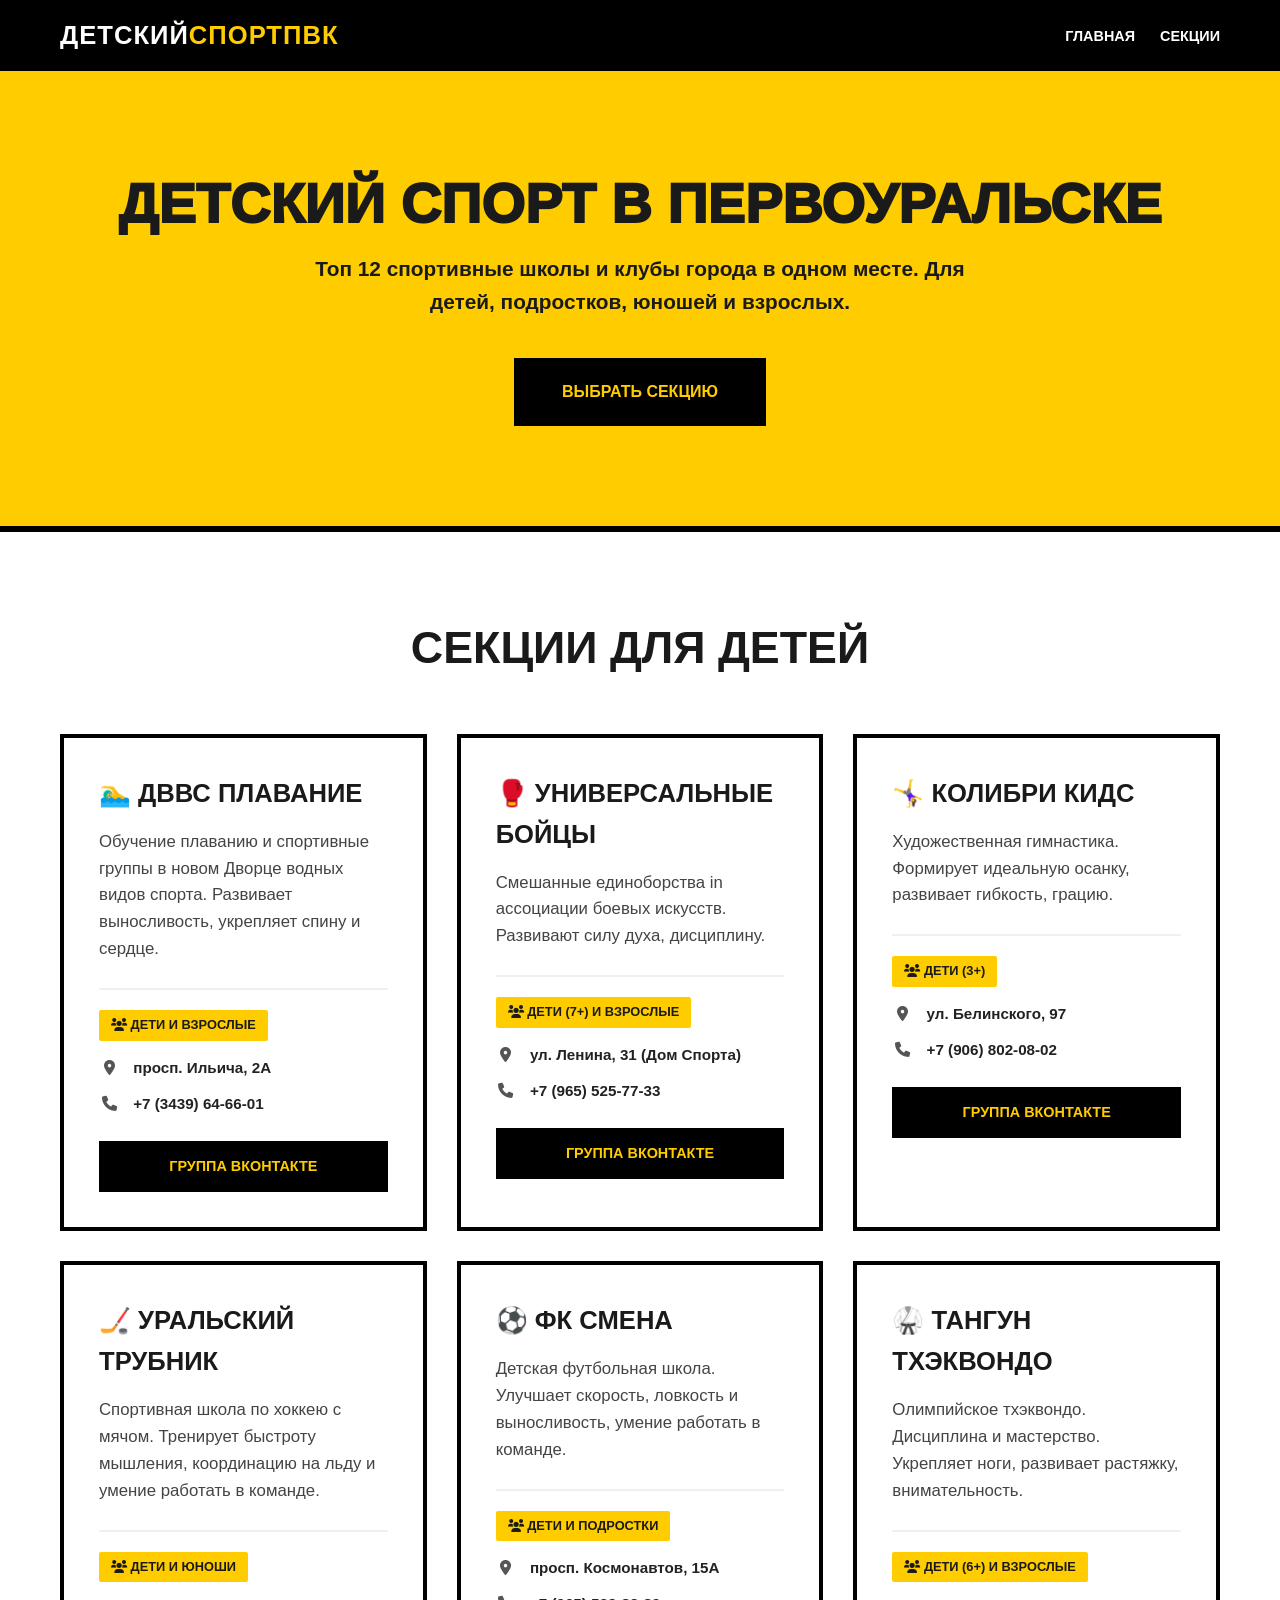
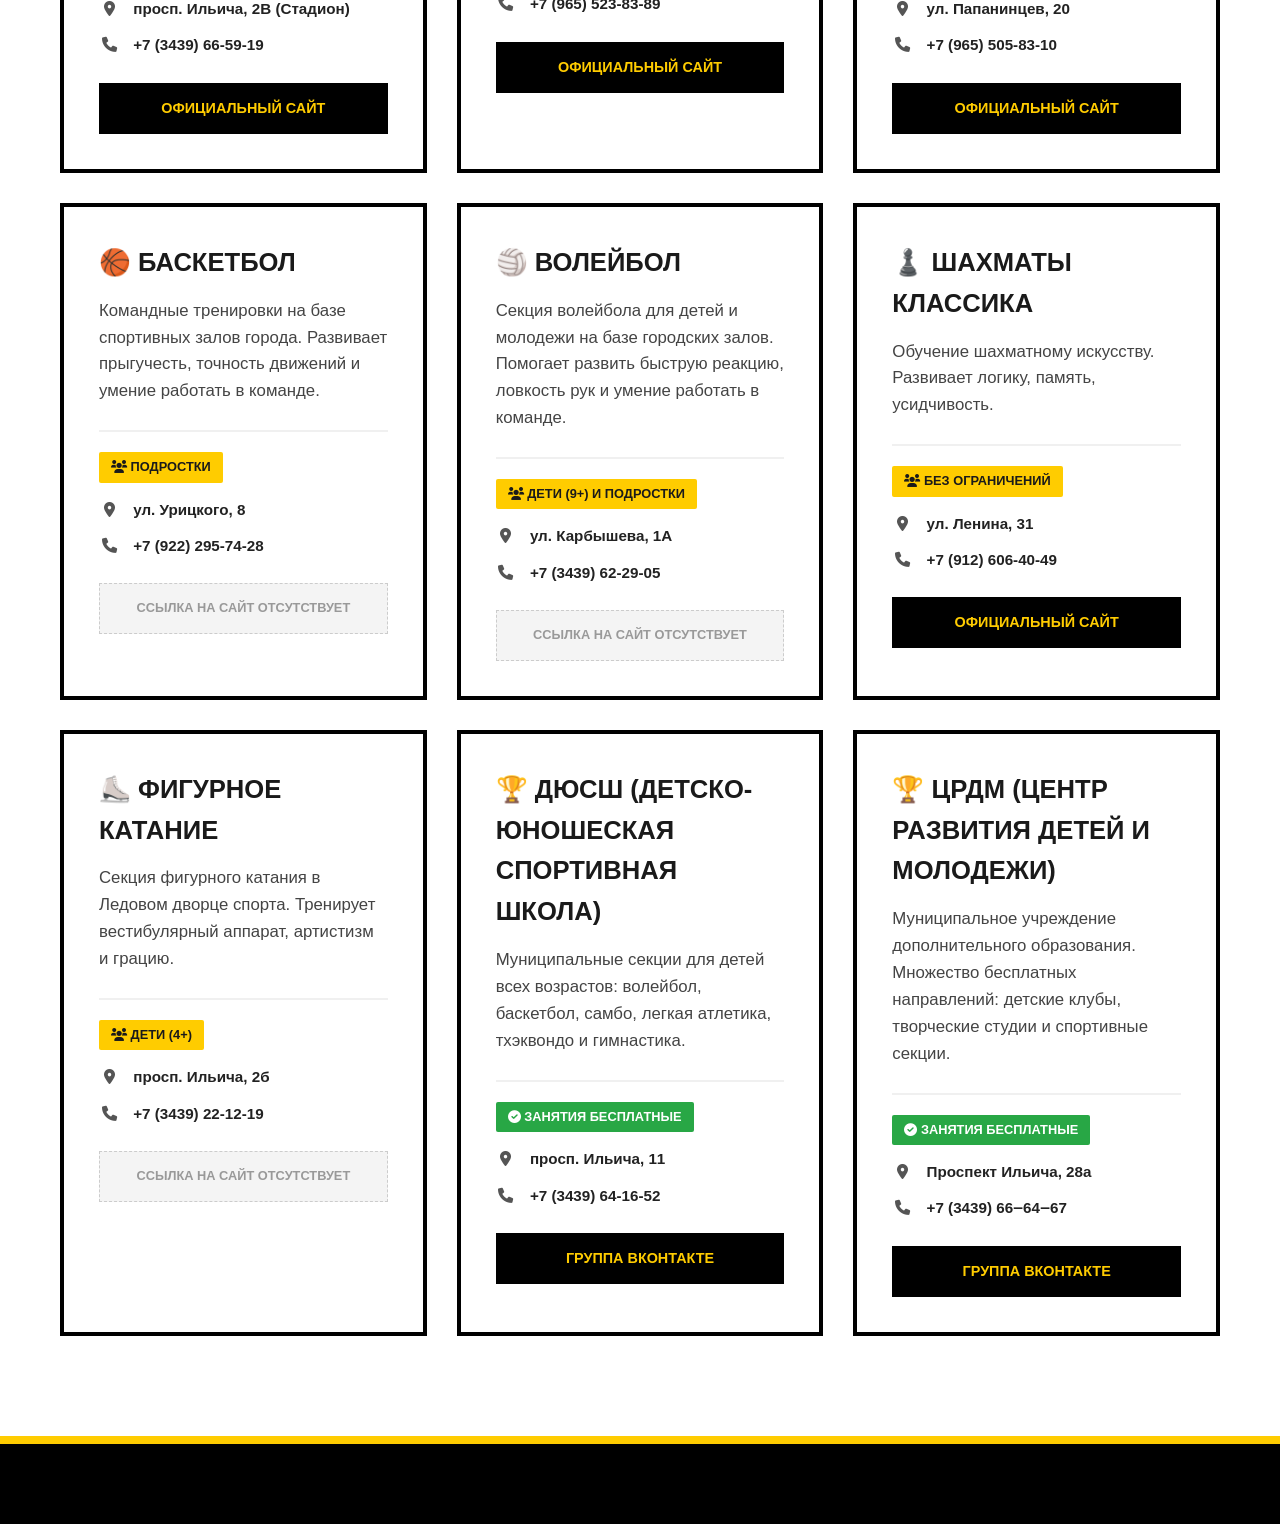
<file: index.html>
<!DOCTYPE html>
<html lang="ru">
<head>
    <meta charset="UTF-8">
    <meta name="viewport" content="width=device-width, initial-scale=1.0">
    <title>Детский спорт ПВК — Секции и клубы</title>
    <link rel="stylesheet" href="https://cdnjs.cloudflare.com/ajax/libs/font-awesome/6.0.0/css/all.min.css">
    <link rel="stylesheet" href="style.css">
</head>
<body>

    <header>
        <nav class="container">
            <div class="logo">Детский<span>СпортПВК</span></div>
            <ul>
                <li><a href="#home">Главная</a></li>
                <li><a href="#sections">Секции</a></li>
            </ul>
        </nav>
    </header>

    <main>
        <section id="home" class="hero">
            <div class="container">
                <h1>Детский спорт в Первоуральске</h1>
                <p>Топ 12 спортивные школы и клубы города в одном месте. Для детей, подростков, юношей и взрослых.</p>
                <a href="#sections" class="btn">Выбрать секцию</a>
            </div>
        </section>

        <section id="sections" class="container">
            <h2 class="section-title">Секции для детей</h2>
            
            <div class="grid-container">

                <div class="section-card">
                    <div class="card-content">
                        <h3>🏊‍♂️ ДВВС плавание</h3>
                        <p>Обучение плаванию и спортивные группы в новом Дворце водных видов спорта. Развивает выносливость, укрепляет спину и сердце.</p>
                        <div class="card-meta">
                            <span class="group"><i class="fas fa-users"></i> Дети и Взрослые</span>
                            <span class="address"><i class="fas fa-map-marker-alt"></i> просп. Ильича, 2А</span>
                            <span class="phone"><i class="fas fa-phone"></i> +7 (3439) 64-66-01</span>
                        </div>
                        <a href="https://vk.com/dvvs66" target="_blank" class="site-link">Группа ВКонтакте</a>
                    </div>
                </div>

                <div class="section-card">
                    <div class="card-content">
                        <h3>🥊 Универсальные бойцы</h3>
                        <p>Смешанные единоборства in ассоциации боевых искусств. Развивают силу духа, дисциплину.</p>
                        <div class="card-meta">
                            <span class="group"><i class="fas fa-users"></i> Дети (7+) и Взрослые</span>
                            <span class="address"><i class="fas fa-map-marker-alt"></i> ул. Ленина, 31 (Дом Спорта)</span>
                            <span class="phone"><i class="fas fa-phone"></i> +7 (965) 525-77-33</span>
                        </div>
                        <a href="https://vk.com/uniboets" target="_blank" class="site-link">Группа ВКонтакте</a>
                    </div>
                </div>

                <div class="section-card">
                    <div class="card-content">
                        <h3>🤸‍♀️ Колибри Кидс</h3>
                        <p>Художественная гимнастика. Формирует идеальную осанку, развивает гибкость, грацию.</p>
                        <div class="card-meta">
                            <span class="group"><i class="fas fa-users"></i> Дети (3+)</span>
                            <span class="address"><i class="fas fa-map-marker-alt"></i> ул. Белинского, 97</span>
                            <span class="phone"><i class="fas fa-phone"></i> +7 (906) 802-08-02</span>
                        </div>
                        <a href="https://vk.com/colibri_kids_gym" target="_blank" class="site-link">Группа ВКонтакте</a>
                    </div>
                </div>

                <div class="section-card">
                    <div class="card-content">
                        <h3>🏒 Уральский Трубник</h3>
                        <p>Спортивная школа по хоккею с мячом. Тренирует быстроту мышления, координацию на льду и умение работать в команде.</p>
                        <div class="card-meta">
                            <span class="group"><i class="fas fa-users"></i> Дети и Юноши</span>
                            <span class="address"><i class="fas fa-map-marker-alt"></i> просп. Ильича, 2В (Стадион)</span>
                            <span class="phone"><i class="fas fa-phone"></i> +7 (3439) 66-59-19</span>
                        </div>
                        <a href="https://ska-trubnik.info/school_recruiting" target="_blank" class="site-link">Официальный сайт</a>
                    </div>
                </div>

                <div class="section-card">
                    <div class="card-content">
                        <h3>⚽ ФК Смена</h3>
                        <p>Детская футбольная школа. Улучшает скорость, ловкость и выносливость, умение работать в команде.</p>
                        <div class="card-meta">
                            <span class="group"><i class="fas fa-users"></i> Дети и Подростки</span>
                            <span class="address"><i class="fas fa-map-marker-alt"></i> просп. Космонавтов, 15А</span>
                            <span class="phone"><i class="fas fa-phone"></i> +7 (965) 523-83-89</span>
                        </div>
                        <a href="https://fsh-smena.ru/" target="_blank" class="site-link">Официальный сайт</a>
                    </div>
                </div>

                <div class="section-card">
                    <div class="card-content">
                        <h3>🥋 Тангун Тхэквондо</h3>
                        <p>Олимпийское тхэквондо. Дисциплина и мастерство. Укрепляет ноги, развивает растяжку, внимательность.</p>
                        <div class="card-meta">
                            <span class="group"><i class="fas fa-users"></i> Дети (6+) и Взрослые</span>
                            <span class="address"><i class="fas fa-map-marker-alt"></i> ул. Папанинцев, 20</span>
                            <span class="phone"><i class="fas fa-phone"></i> +7 (965) 505-83-10</span>
                        </div>
                        <a href="http://tangun.pervouralsk.ru" target="_blank" class="site-link">Официальный сайт</a>
                    </div>
                </div>

                <div class="section-card">
                    <div class="card-content">
                        <h3>🏀 Баскетбол</h3>
                        <p>Командные тренировки на базе спортивных залов города. Развивает прыгучесть, точность движений и умение работать в команде.</p>
                        <div class="card-meta">
                            <span class="group"><i class="fas fa-users"></i> Подростки</span>
                            <span class="address"><i class="fas fa-map-marker-alt"></i> ул. Урицкого, 8</span>
                            <span class="phone"><i class="fas fa-phone"></i> +7 (922) 295-74-28</span>
                        </div>
                        <span class="no-link">Ссылка на сайт отсутствует</span>
                    </div>
                </div>

                <div class="section-card">
                    <div class="card-content">
                        <h3>🏐 Волейбол</h3>
                        <p>Секция волейбола для детей и молодежи на базе городских залов. Помогает развить быструю реакцию, ловкость рук и умение работать в команде.</p>
                        <div class="card-meta">
                            <span class="group"><i class="fas fa-users"></i> Дети (9+) и Подростки</span>
                            <span class="address"><i class="fas fa-map-marker-alt"></i> ул. Карбышева, 1А</span>
                            <span class="phone"><i class="fas fa-phone"></i> +7 (3439) 62-29-05</span>
                        </div>
                        <span class="no-link">Ссылка на сайт отсутствует</span>
                    </div>
                </div>

                <div class="section-card">
                    <div class="card-content">
                        <h3>♟️ Шахматы Классика</h3>
                        <p>Обучение шахматному искусству. Развивает логику, память, усидчивость.</p>
                        <div class="card-meta">
                            <span class="group"><i class="fas fa-users"></i> Без ограничений</span>
                            <span class="address"><i class="fas fa-map-marker-alt"></i> ул. Ленина, 31</span>
                            <span class="phone"><i class="fas fa-phone"></i> +7 (912) 606-40-49</span>
                        </div>
                        <a href="https://shk-classika.ru/" target="_blank" class="site-link">Официальный сайт</a>
                    </div>
                </div>

                <div class="section-card">
                    <div class="card-content">
                        <h3>⛸️ Фигурное катание</h3>
                        <p>Секция фигурного катания в Ледовом дворце спорта. Тренирует вестибулярный аппарат, артистизм и грацию.</p>
                        <div class="card-meta">
                            <span class="group"><i class="fas fa-users"></i> Дети (4+)</span>
                            <span class="address"><i class="fas fa-map-marker-alt"></i> просп. Ильича, 2б</span>
                            <span class="phone"><i class="fas fa-phone"></i> +7 (3439) 22-12-19</span>
                        </div>
                        <span class="no-link">Ссылка на сайт отсутствует</span>
                    </div>
                </div>

                <div class="section-card">
                    <div class="card-content">
                        <h3>🏆 ДЮСШ (детско-юношеская спортивная школа)</h3>
                        <p>Муниципальные секции для детей всех возрастов: волейбол, баскетбол, самбо, легкая атлетика, тхэквондо и гимнастика.</p>
                        <div class="card-meta">
                            <span class="group" style="background-color: #28a745; color: white;"><i class="fas fa-check-circle"></i> Занятия бесплатные</span>
                            <span class="address"><i class="fas fa-map-marker-alt"></i> просп. Ильича, 11</span>
                            <span class="phone"><i class="fas fa-phone"></i> +7 (3439) 64-16-52</span>
                        </div>
                        <a href="https://vk.com/club193832653" target="_blank" class="site-link">Группа ВКонтакте</a>
                    </div>
                </div>

                <div class="section-card">
                    <div class="card-content">
                        <h3>🏆 ЦРДМ (Центр развития детей и молодежи)</h3>
                        <p>Муниципальное учреждение дополнительного образования. Множество бесплатных направлений: детские клубы, творческие студии и спортивные секции.</p>
                        <div class="card-meta">
                            <span class="group" style="background-color: #28a745; color: white;"><i class="fas fa-check-circle"></i> Занятия бесплатные</span>
                            <span class="address"><i class="fas fa-map-marker-alt"></i> Проспект Ильича, 28а</span>
                            <span class="phone"><i class="fas fa-phone"></i> +7 (3439) 66‒64‒67</span>
                        </div>
                        <a href="https://vk.com/perv.crdm?ysclid=mp6viuew59327937384" target="_blank" class="site-link">Группа ВКонтакте</a>
                    </div>
                 </div>

            </div>
        </section>
    </main>

    <footer>
        <div class="container">
        </div>
    </footer>

</body>
</html>
</file>
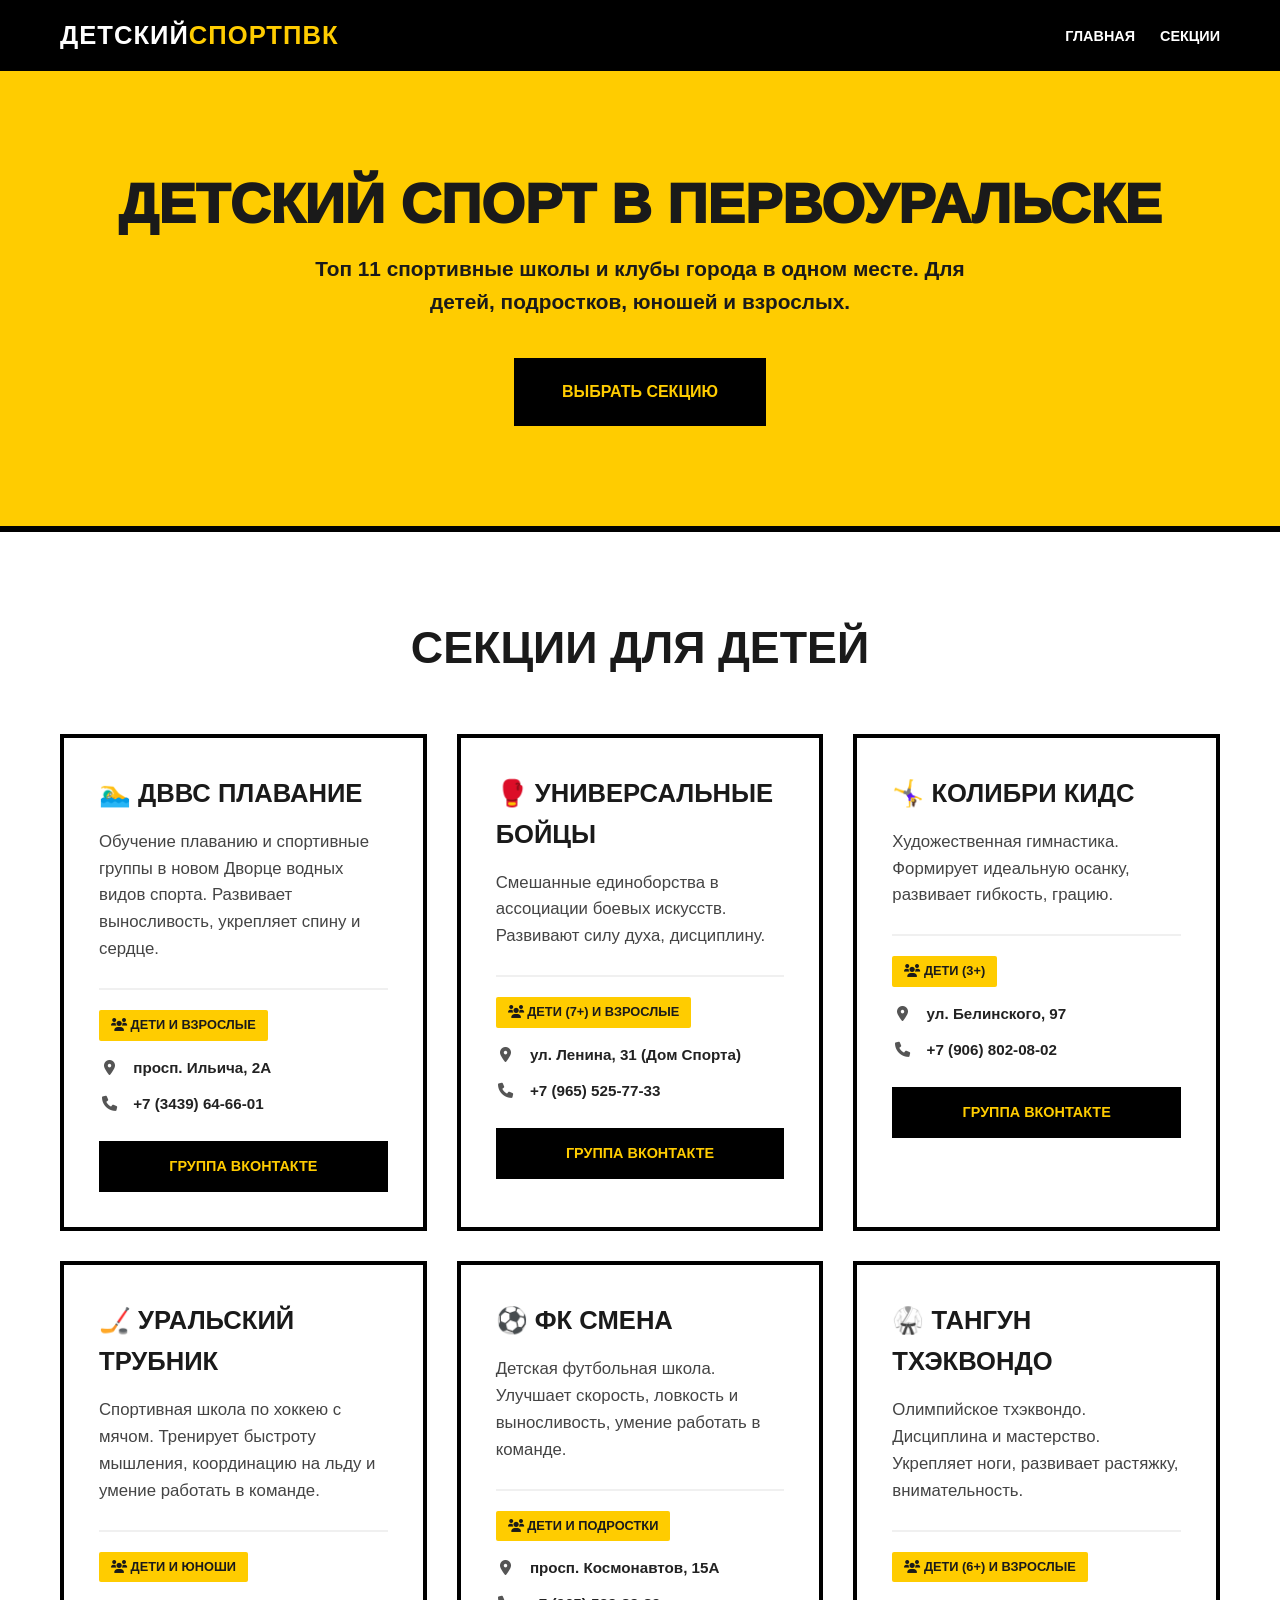
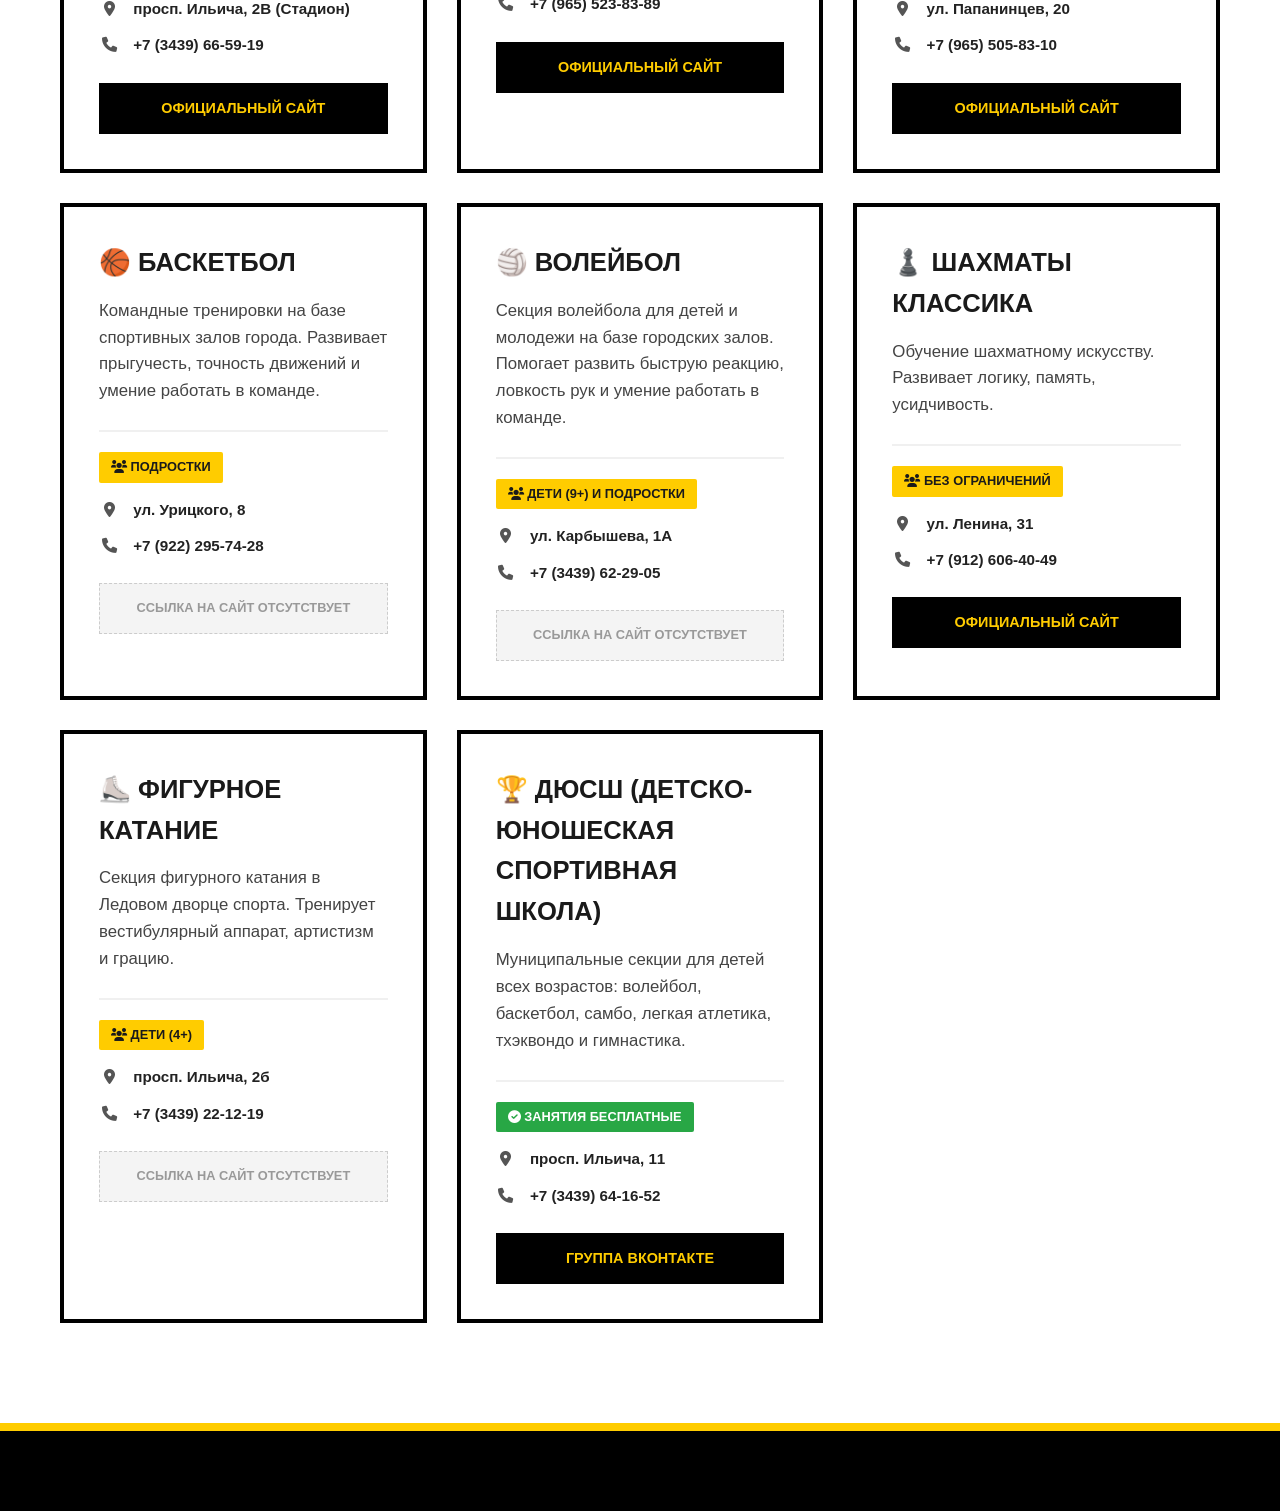
<file: index.html.html>
<!DOCTYPE html>
<html lang="ru">
<head>
    <meta charset="UTF-8">
    <meta name="viewport" content="width=device-width, initial-scale=1.0">
    <title>Детский спорт ПВК — Секции и клубы</title>
    <link rel="stylesheet" href="https://cdnjs.cloudflare.com/ajax/libs/font-awesome/6.0.0/css/all.min.css">
    <link rel="stylesheet" href="style.css">
</head>
<body>

    <header>
        <nav class="container">
            <div class="logo">Детский<span>СпортПВК</span></div>
            <ul>
                <li><a href="#home">Главная</a></li>
                <li><a href="#sections">Секции</a></li>
            </ul>
        </nav>
    </header>

    <main>
        <section id="home" class="hero">
            <div class="container">
                <h1>Детский спорт в Первоуральске</h1>
                <p>Топ 11 спортивные школы и клубы города в одном месте. Для детей, подростков, юношей и взрослых.</p>
                <a href="#sections" class="btn">Выбрать секцию</a>
            </div>
        </section>

        <section id="sections" class="container">
            <h2 class="section-title">Секции для детей</h2>
            
            <div class="grid-container">

                <div class="section-card">
                    <div class="card-content">
                        <h3>🏊‍♂️ ДВВС плавание</h3>
                        <p>Обучение плаванию и спортивные группы в новом Дворце водных видов спорта. Развивает выносливость, укрепляет спину и сердце.</p>
                        <div class="card-meta">
                            <span class="group"><i class="fas fa-users"></i> Дети и Взрослые</span>
                            <span class="address"><i class="fas fa-map-marker-alt"></i> просп. Ильича, 2А</span>
                            <span class="phone"><i class="fas fa-phone"></i> +7 (3439) 64-66-01</span>
                        </div>
                        <a href="https://vk.com/dvvs66" target="_blank" class="site-link">Группа ВКонтакте</a>
                    </div>
                </div>

                <div class="section-card">
                    <div class="card-content">
                        <h3>🥊 Универсальные бойцы</h3>
                        <p>Смешанные единоборства в ассоциации боевых искусств. Развивают силу духа, дисциплину.</p>
                        <div class="card-meta">
                            <span class="group"><i class="fas fa-users"></i> Дети (7+) и Взрослые</span>
                            <span class="address"><i class="fas fa-map-marker-alt"></i> ул. Ленина, 31 (Дом Спорта)</span>
                            <span class="phone"><i class="fas fa-phone"></i> +7 (965) 525-77-33</span>
                        </div>
                        <a href="https://vk.com/uniboets" target="_blank" class="site-link">Группа ВКонтакте</a>
                    </div>
                </div>

                <div class="section-card">
                    <div class="card-content">
                        <h3>🤸‍♀️ Колибри Кидс</h3>
                        <p>Художественная гимнастика. Формирует идеальную осанку, развивает гибкость, грацию.</p>
                        <div class="card-meta">
                            <span class="group"><i class="fas fa-users"></i> Дети (3+)</span>
                            <span class="address"><i class="fas fa-map-marker-alt"></i> ул. Белинского, 97</span>
                            <span class="phone"><i class="fas fa-phone"></i> +7 (906) 802-08-02</span>
                        </div>
                        <a href="https://vk.com/colibri_kids_gym" target="_blank" class="site-link">Группа ВКонтакте</a>
                    </div>
                </div>

                <div class="section-card">
                    <div class="card-content">
                        <h3>🏒 Уральский Трубник</h3>
                        <p>Спортивная школа по хоккею с мячом. Тренирует быстроту мышления, координацию на льду и умение работать в команде.</p>
                        <div class="card-meta">
<span class="group"><i class="fas fa-users"></i> Дети и Юноши</span>
                            <span class="address"><i class="fas fa-map-marker-alt"></i> просп. Ильича, 2В (Стадион)</span>
                            <span class="phone"><i class="fas fa-phone"></i> +7 (3439) 66-59-19</span>
                        </div>
                        <a href="https://ska-trubnik.info/school_recruiting" target="_blank" class="site-link">Официальный сайт</a>
                    </div>
                </div>

                <div class="section-card">
                    <div class="card-content">
                        <h3>⚽ ФК Смена</h3>
                        <p>Детская футбольная школа. Улучшает скорость, ловкость и выносливость, умение работать в команде.</p>
                        <div class="card-meta">
                            <span class="group"><i class="fas fa-users"></i> Дети и Подростки</span>
                            <span class="address"><i class="fas fa-map-marker-alt"></i> просп. Космонавтов, 15А</span>
                            <span class="phone"><i class="fas fa-phone"></i> +7 (965) 523-83-89</span>
                        </div>
                        <a href="https://fsh-smena.ru/" target="_blank" class="site-link">Официальный сайт</a>
                    </div>
                </div>

                <div class="section-card">
                    <div class="card-content">
                        <h3>🥋 Тангун Тхэквондо</h3>
                        <p>Олимпийское тхэквондо. Дисциплина и мастерство. Укрепляет ноги, развивает растяжку, внимательность.</p>
                        <div class="card-meta">
                            <span class="group"><i class="fas fa-users"></i> Дети (6+) и Взрослые</span>
                            <span class="address"><i class="fas fa-map-marker-alt"></i> ул. Папанинцев, 20</span>
                            <span class="phone"><i class="fas fa-phone"></i> +7 (965) 505-83-10</span>
                        </div>
                        <a href="http://tangun.pervouralsk.ru" target="_blank" class="site-link">Официальный сайт</a>
                    </div>
                </div>

                <div class="section-card">
                    <div class="card-content">
                        <h3>🏀 Баскетбол</h3>
                        <p>Командные тренировки на базе спортивных залов города. Развивает прыгучесть, точность движений и умение работать в команде.</p>
                        <div class="card-meta">
                            <span class="group"><i class="fas fa-users"></i> Подростки</span>
                            <span class="address"><i class="fas fa-map-marker-alt"></i> ул. Урицкого, 8</span>
                            <span class="phone"><i class="fas fa-phone"></i> +7 (922) 295-74-28</span>
                        </div>
                        <span class="no-link">Ссылка на сайт отсутствует</span>
                    </div>
                </div>

                <div class="section-card">
                    <div class="card-content">
                        <h3>🏐 Волейбол</h3>
                        <p>Секция волейбола для детей и молодежи на базе городских залов. Помогает развить быструю реакцию, ловкость рук и умение работать в команде.</p>
                        <div class="card-meta">
                            <span class="group"><i class="fas fa-users"></i> Дети (9+) и Подростки</span>
                            <span class="address"><i class="fas fa-map-marker-alt"></i> ул. Карбышева, 1А</span>
                            <span class="phone"><i class="fas fa-phone"></i> +7 (3439) 62-29-05</span>
                        </div>
                        <span class="no-link">Ссылка на сайт отсутствует</span>
                    </div>
                </div>

                <div class="section-card">
                    <div class="card-content">
                        <h3>♟️ Шахматы Классика</h3>
                        <p>Обучение шахматному искусству. Развивает логику, память, усидчивость.</p>
<div class="card-meta">
                            <span class="group"><i class="fas fa-users"></i> Без ограничений</span>
                            <span class="address"><i class="fas fa-map-marker-alt"></i> ул. Ленина, 31</span>
                            <span class="phone"><i class="fas fa-phone"></i> +7 (912) 606-40-49</span>
                        </div>
                        <a href="https://shk-classika.ru/" target="_blank" class="site-link">Официальный сайт</a>
                    </div>
                </div>

                <div class="section-card">
                    <div class="card-content">
                        <h3>⛸️ Фигурное катание</h3>
                        <p>Секция фигурного катания в Ледовом дворце спорта. Тренирует вестибулярный аппарат, артистизм и грацию.</p>
                        <div class="card-meta">
                            <span class="group"><i class="fas fa-users"></i> Дети (4+)</span>
                            <span class="address"><i class="fas fa-map-marker-alt"></i> просп. Ильича, 2б</span>
                            <span class="phone"><i class="fas fa-phone"></i> +7 (3439) 22-12-19</span>
                        </div>
                        <span class="no-link">Ссылка на сайт отсутствует</span>
                    </div>
                </div>

                <div class="section-card">
                    <div class="card-content">
                        <h3>🏆 ДЮСШ (детско-юношеская спортивная школа)</h3>
                        <p>Муниципальные секции для детей всех возрастов: волейбол, баскетбол, самбо, легкая атлетика, тхэквондо и гимнастика.</p>
                        <div class="card-meta">
                            <span class="group" style="background-color: #28a745; color: white;"><i class="fas fa-check-circle"></i> Занятия бесплатные</span>
                            <span class="address"><i class="fas fa-map-marker-alt"></i> просп. Ильича, 11</span>
                            <span class="phone"><i class="fas fa-phone"></i> +7 (3439) 64-16-52</span>
                        </div>
                        <a href="https://vk.com/club193832653" target="_blank" class="site-link">Группа ВКонтакте</a>
                    </div>
                </div>

            </div>
        </section>
    </main>

    <footer>
        <div class="container">
            </div>
    </footer>

</body>
</html>
</file>
<file: style.css>
/* Основные переменные и настройки */
:root {
    --bg-color: #ffffff;
    --text-color: #1a1a1a;
    --primary-color: #ffcc00; /* Фирменный желтый */
    --secondary-bg: #000000;
    --secondary-text: #ffffff;
    --card-bg: #ffffff;
    --card-border: #000000;
    --success-color: #28a745; /* Зеленый для бесплатных занятий */
    --transition: all 0.3s cubic-bezier(0.25, 0.8, 0.25, 1);
}

* {
    box-sizing: border-box;
    margin: 0;
    padding: 0;
}

html {
    scroll-behavior: smooth;
}

body {
    font-family: 'Segoe UI', Tahoma, Geneva, Verdana, sans-serif;
    line-height: 1.6;
    color: var(--text-color);
    background-color: var(--bg-color);
}

.container {
    max-width: 1200px;
    margin: 0 auto;
    padding: 0 20px;
}

/* --- ШАПКА (HEADER) --- */
header {
    background-color: var(--secondary-bg);
    color: var(--secondary-text);
    padding: 15px 0;
    position: sticky;
    top: 0;
    z-index: 1000;
    border-bottom: 5px solid var(--primary-color);
}

nav {
    display: flex;
    justify-content: space-between;
    align-items: center;
}

.logo {
    font-size: 1.6rem;
    font-weight: 900;
    text-transform: uppercase;
    letter-spacing: 1px;
}

.logo span {
    color: var(--primary-color);
}

nav ul {
    list-style: none;
    display: flex;
    gap: 25px;
}

nav ul li a {
    color: var(--secondary-text);
    text-decoration: none;
    font-weight: 700;
    text-transform: uppercase;
    font-size: 0.9rem;
    transition: var(--transition);
}

nav ul li a:hover {
    color: var(--primary-color);
}

/* --- ГЛАВНЫЙ ЭКРАН (HERO) --- */
.hero {
    text-align: center;
    padding: 100px 0;
    background-color: var(--primary-color);
    border-bottom: 6px solid #000;
}

.hero h1 {
    font-size: 3.5rem;
    font-weight: 950;
    text-transform: uppercase;
    margin-bottom: 20px;
    line-height: 1;
}

.hero p {
    font-size: 1.3rem;
    max-width: 700px;
    margin: 0 auto 40px;
    font-weight: 600;
}

.btn {
    display: inline-block;
    padding: 18px 45px;
    background-color: #000;
    color: var(--primary-color);
    text-decoration: none;
    font-weight: 800;
    text-transform: uppercase;
    border: 3px solid #000;
    transition: var(--transition);
    cursor: pointer;
}

.btn:hover {
    background-color: #fff;
    color: #000;
    transform: translateY(-3px);
}

/* --- ЗАГОЛОВОК СЕКЦИИ --- */
.section-title {
    text-align: center;
    font-size: 2.8rem;
    font-weight: 900;
    text-transform: uppercase;
    margin: 80px 0 50px;
    position: relative;
}

/* --- СЕТКА КАРТОЧЕК --- */
.grid-container {
    display: grid;
    grid-template-columns: repeat(auto-fit, minmax(340px, 1fr));
    gap: 30px;
    margin-bottom: 100px;
}

/* --- КАРТОЧКА (CARD) --- */
.section-card {
    background-color: var(--card-bg);
    border: 4px solid var(--card-border);
    padding: 35px;
    display: flex;
    flex-direction: column;
    justify-content: space-between;
    transition: var(--transition);
}

.section-card:hover {
    transform: translate(-10px, -10px);
    box-shadow: 14px 14px 0px var(--primary-color);
}

.section-card h3 {
    font-size: 1.6rem;
    margin-bottom: 15px;
    text-transform: uppercase;
    font-weight: 900;
    display: flex;
    align-items: center;
    gap: 10px;
}

.section-card p {
    font-size: 1.05rem;
    margin-bottom: 25px;
    color: #444;
}

/* МЕТА-ДАННЫЕ (АДРЕС, ТЕЛЕФОН) */
.card-meta {
    margin-top: auto;
    padding-top: 20px;
    border-top: 2px solid #f0f0f0;
    margin-bottom: 25px;
}

.group {
    display: inline-block;
    font-size: 0.8rem;
    font-weight: 800;
    background-color: var(--primary-color);
    padding: 5px 12px;
    margin-bottom: 15px;
    text-transform: uppercase;
    border-radius: 2px;
}

.address, .phone {
    display: block;
    font-size: 0.95rem;
    font-weight: 700;
    margin-bottom: 12px;
    color: #222;
}

.address i, .phone i {
    margin-right: 10px;
    color: #555;
    width: 20px;
    text-align: center;
}

/* --- ССЫЛКИ И КНОПКИ В КАРТОЧКАХ --- */
.site-link {
    display: block;
    width: 100%;
    padding: 14px;
    background-color: #000;
    color: var(--primary-color);
    text-align: center;
    text-decoration: none;
    font-weight: 800;
    text-transform: uppercase;
    font-size: 0.9rem;
    transition: var(--transition);
}

.site-link:hover {
    background-color: var(--primary-color);
    color: #000;
}

.no-link {
    display: block;
    width: 100%;
    padding: 14px;
    background-color: #f4f4f4;
    color: #999;
    text-align: center;
    font-size: 0.8rem;
    font-weight: 700;
    text-transform: uppercase;
    border: 1px dashed #ccc;
}

/* --- ПОДВАЛ (FOOTER) --- */
footer {
    background-color: var(--secondary-bg);
    padding: 40px 0;
    border-top: 8px solid var(--primary-color);
}

/* --- АДАПТИВНОСТЬ --- */
@media (max-width: 768px) {
    .hero h1 {
        font-size: 2.5rem;
    }
    
    .hero {
        padding: 60px 0;
    }

    nav ul {
        display: none; /* Скрываем меню на мобильных для чистоты */
    }

    .section-title {
        font-size: 2rem;
    }

    .grid-container {
        grid-template-columns: 1fr;
    }

    .section-card:hover {
        transform: none;
        box-shadow: 8px 8px 0px var(--primary-color);
    }
}
</file>
